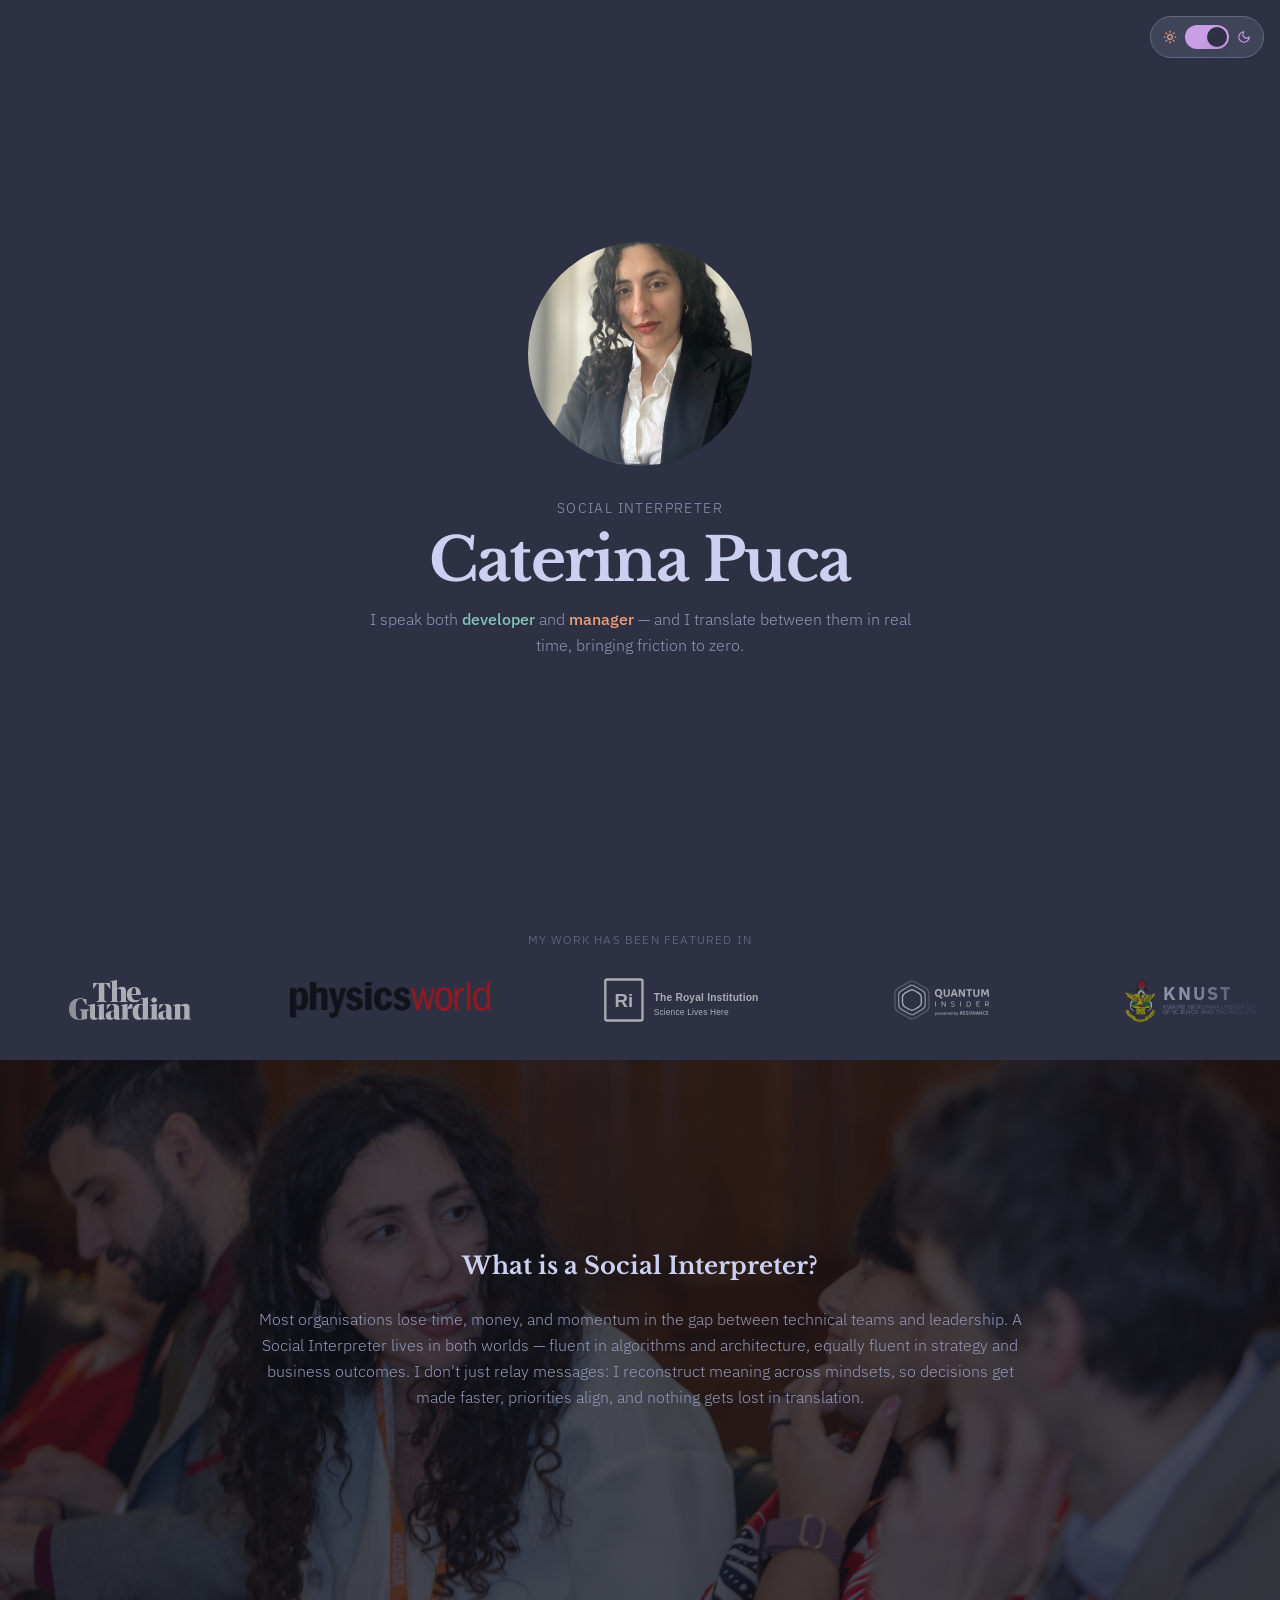
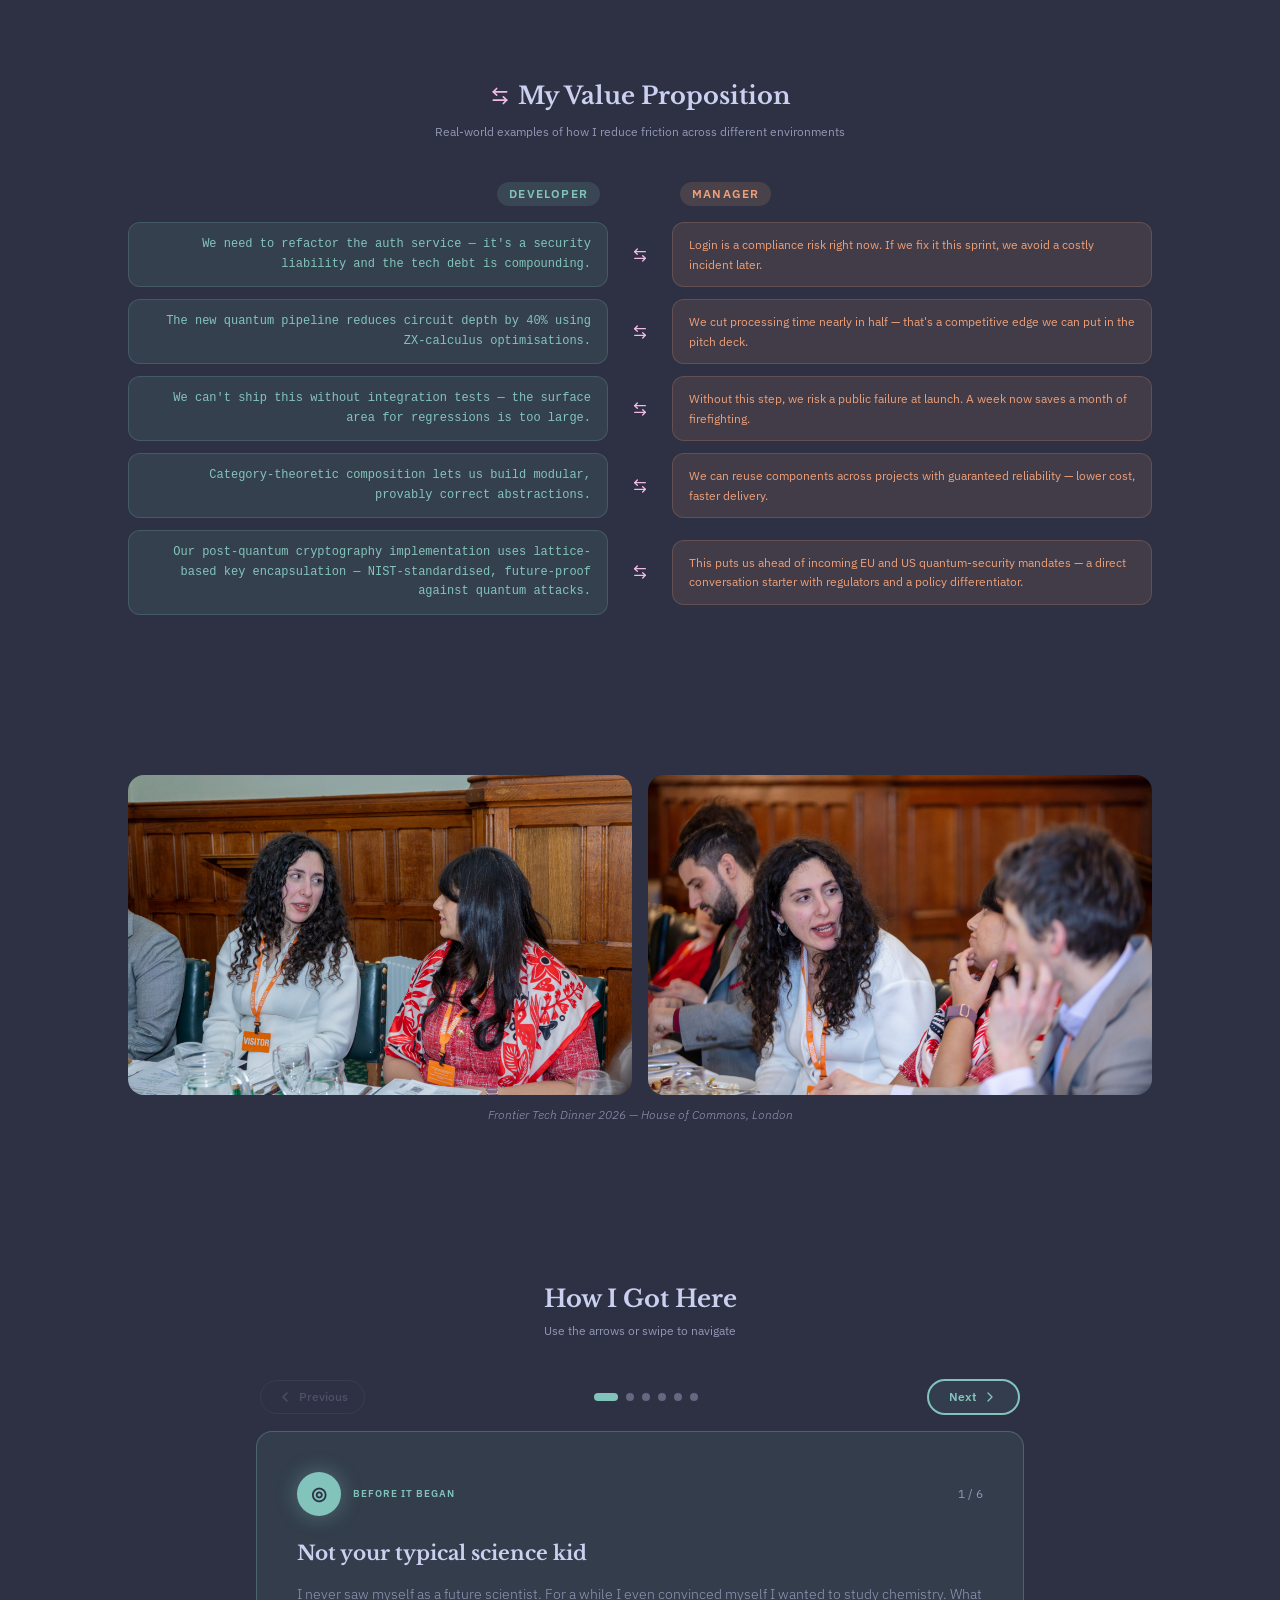
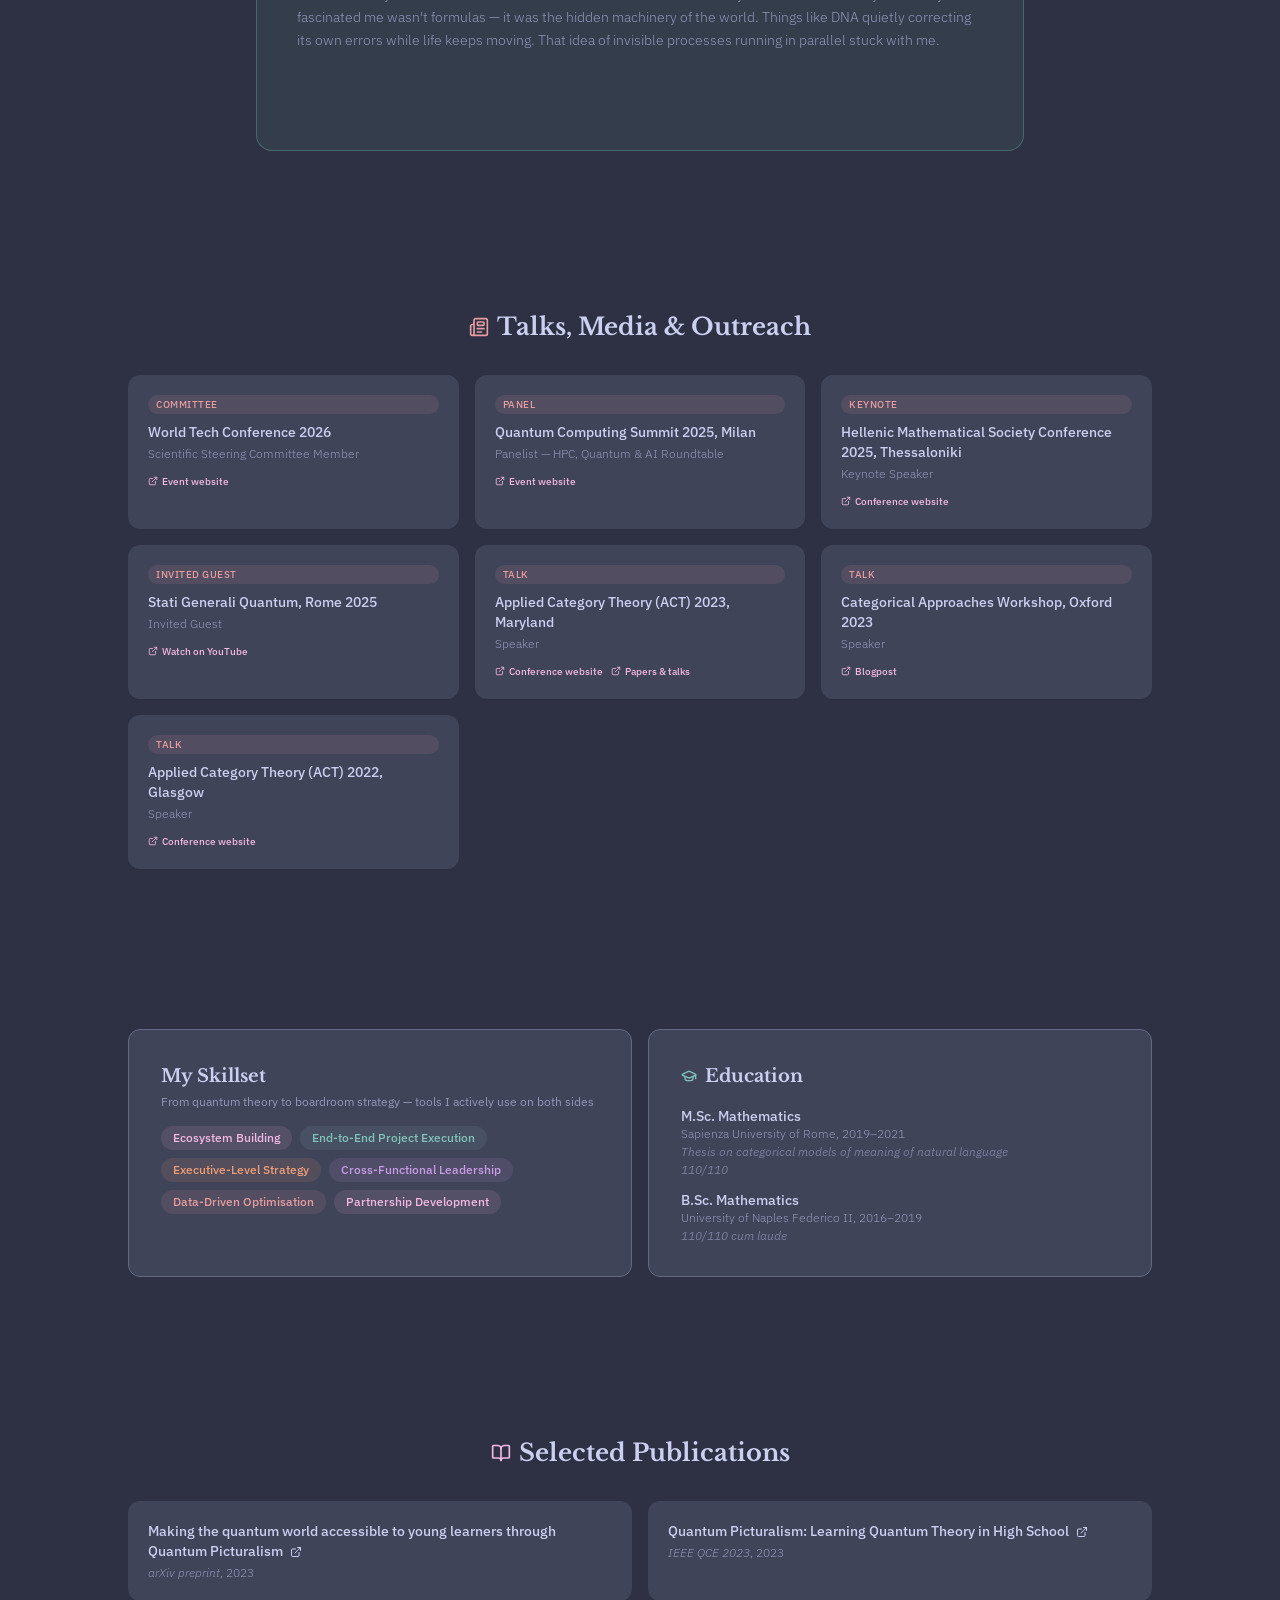
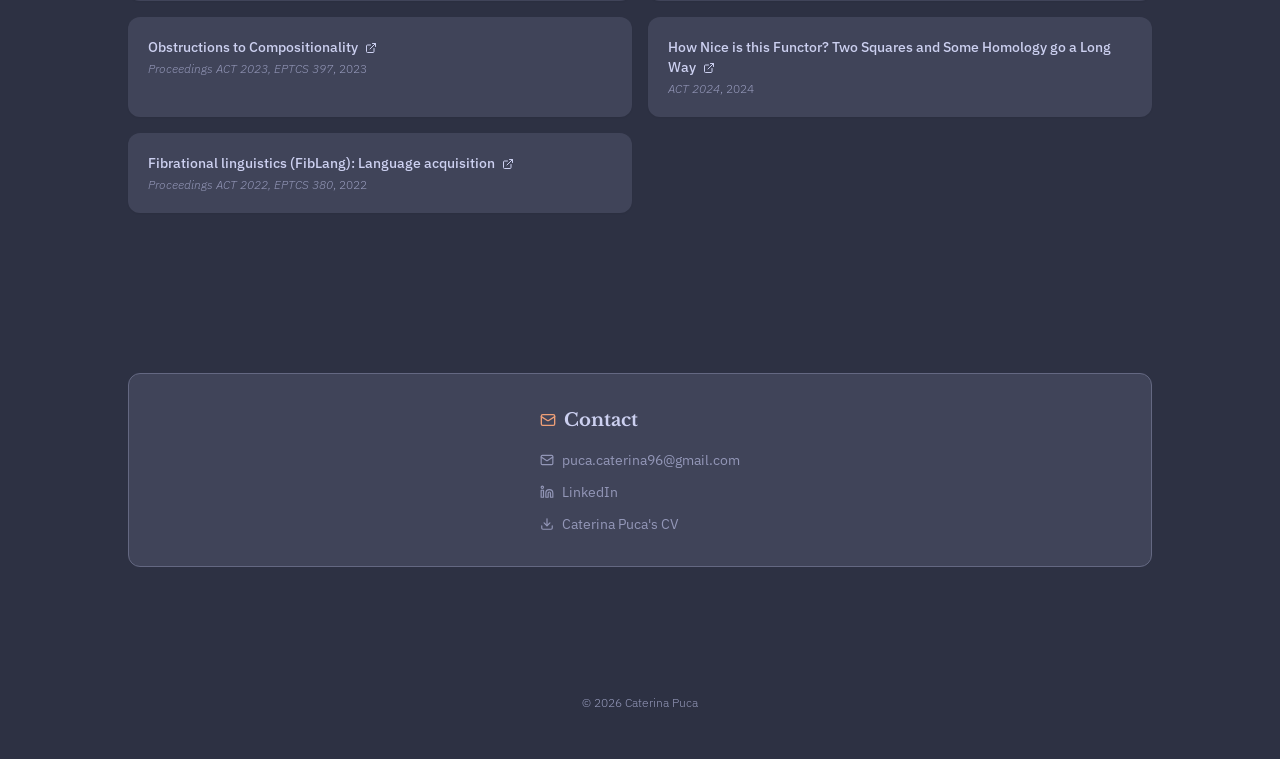
<file: index.html>
<!doctype html>
<html lang="en" class="dark">
  <head>
    <meta charset="UTF-8" />
    <meta name="viewport" content="width=device-width, initial-scale=1.0" />
    <title>Caterina Puca — Personal Website</title>
    <meta name="description" content="Personal landing page for Caterina Puca, a quantum computing expert at the intersection of research and business development.">
    <meta name="author" content="Caterina Puca" />

    <link rel="icon" href="./favicon.ico" sizes="any">

    <meta property="og:type" content="website" />
    <meta name="twitter:card" content="summary" />
    <meta property="og:title" content="Caterina Puca — Personal Website">
    <meta name="twitter:title" content="Caterina Puca — Personal Website">
    <meta property="og:description" content="Personal landing page for Caterina Puca, a quantum computing expert at the intersection of research and business development.">
    <meta name="twitter:description" content="Personal landing page for Caterina Puca, a quantum computing expert at the intersection of research and business development.">
    <meta property="og:image" content="https://storage.googleapis.com/gpt-engineer-file-uploads/attachments/og-images/025ef3f0-0c4f-4c95-a012-aae1dc80f2fe?Expires=1771592517&amp;GoogleAccessId=go-api-on-aws%40gpt-engineer-390607.iam.gserviceaccount.com&amp;Signature=kvaiU8I4X4rcCm4%2F%2B3lfcXgGIV7cuY4%2Fa34Xz0fAgY%2FZyfYTVhTgbKa93uDm02Y0fFCUnSPqsOQVZPFjkePe64UFCz1lh5k9JY8Fnf%2F5suonRcg%2FJQ10PyzCdekDhNlMZdRkdzwou5ZGBbuzY0971HASC0VlnMKqbYwcwCuUnOY9jgbXhqN5wNjQrJDSnk9anmY4852E24wRfNWrLzVZHwonEyXVCX0tJT29azPBf5u02Z%2B2wFwvnJ17KSjn4zTo9LeRRyohIuj%2B1HeDZIrWkI7KtoRRuoF%2FjJVpIXMvBxMyJqAhRQMaTUqm3wQKV75KLbal5GCjd0O6R0mjLH%2BNsw%3D%3D">
    <meta name="twitter:image" content="https://storage.googleapis.com/gpt-engineer-file-uploads/attachments/og-images/025ef3f0-0c4f-4c95-a012-aae1dc80f2fe?Expires=1771592517&amp;GoogleAccessId=go-api-on-aws%40gpt-engineer-390607.iam.gserviceaccount.com&amp;Signature=kvaiU8I4X4rcCm4%2F%2B3lfcXgGIV7cuY4%2Fa34Xz0fAgY%2FZyfYTVhTgbKa93uDm02Y0fFCUnSPqsOQVZPFjkePe64UFCz1lh5k9JY8Fnf%2F5suonRcg%2FJQ10PyzCdekDhNlMZdRkdzwou5ZGBbuzY0971HASC0VlnMKqbYwcwCuUnOY9jgbXhqN5wNjQrJDSnk9anmY4852E24wRfNWrLzVZHwonEyXVCX0tJT29azPBf5u02Z%2B2wFwvnJ17KSjn4zTo9LeRRyohIuj%2B1HeDZIrWkI7KtoRRuoF%2FjJVpIXMvBxMyJqAhRQMaTUqm3wQKV75KLbal5GCjd0O6R0mjLH%2BNsw%3D%3D">

    <!-- Apply the stored theme before first paint so there is no flash. -->
    <script>
      (function () {
        try {
          var stored = localStorage.getItem("theme");
          var dark = stored ? stored === "dark" : true;
          document.documentElement.classList.toggle("dark", dark);
        } catch (e) { /* localStorage unavailable — keep the default dark theme */ }
      })();
    </script>

    <link rel="stylesheet" href="./styles.css">
  </head>

  <body>
    <!-- ══ SVG icon sprite ══ -->
    <svg width="0" height="0" style="position:absolute" aria-hidden="true" focusable="false">
      <defs>
        <g id="i-mail"><rect width="20" height="16" x="2" y="4" rx="2"/><path d="m22 7-8.97 5.7a1.94 1.94 0 0 1-2.06 0L2 7"/></g>
        <g id="i-external-link"><path d="M15 3h6v6"/><path d="M10 14 21 3"/><path d="M18 13v6a2 2 0 0 1-2 2H5a2 2 0 0 1-2-2V8a2 2 0 0 1 2-2h6"/></g>
        <g id="i-book-open"><path d="M12 7v14"/><path d="M3 18a1 1 0 0 1-1-1V4a1 1 0 0 1 1-1h5a4 4 0 0 1 4 4 4 4 0 0 1 4-4h5a1 1 0 0 1 1 1v13a1 1 0 0 1-1 1h-6a3 3 0 0 0-3 3 3 3 0 0 0-3-3z"/></g>
        <g id="i-graduation-cap"><path d="M21.42 10.922a1 1 0 0 0-.019-1.838L12.83 5.18a2 2 0 0 0-1.66 0L2.6 9.08a1 1 0 0 0 0 1.832l8.57 3.908a2 2 0 0 0 1.66 0z"/><path d="M22 10v6"/><path d="M6 12.5V16a6 3 0 0 0 12 0v-3.5"/></g>
        <g id="i-download"><path d="M21 15v4a2 2 0 0 1-2 2H5a2 2 0 0 1-2-2v-4"/><polyline points="7 10 12 15 17 10"/><line x1="12" x2="12" y1="15" y2="3"/></g>
        <g id="i-linkedin"><path d="M16 8a6 6 0 0 1 6 6v7h-4v-7a2 2 0 0 0-2-2 2 2 0 0 0-2 2v7h-4v-7a6 6 0 0 1 6-6z"/><rect width="4" height="12" x="2" y="9"/><circle cx="4" cy="4" r="2"/></g>
        <g id="i-newspaper"><path d="M15 18h-5"/><path d="M18 14h-8"/><path d="M4 22h16a2 2 0 0 0 2-2V4a2 2 0 0 0-2-2H8a2 2 0 0 0-2 2v16a2 2 0 0 1-4 0v-9a2 2 0 0 1 2-2h2"/><rect width="8" height="4" x="10" y="6" rx="1"/></g>
        <g id="i-arrow-left-right"><path d="M8 3 4 7l4 4"/><path d="M4 7h16"/><path d="m16 21 4-4-4-4"/><path d="M20 17H4"/></g>
        <g id="i-moon"><path d="M12 3a6 6 0 0 0 9 9 9 9 0 1 1-9-9Z"/></g>
        <g id="i-sun"><circle cx="12" cy="12" r="4"/><path d="M12 2v2"/><path d="M12 20v2"/><path d="m4.93 4.93 1.41 1.41"/><path d="m17.66 17.66 1.41 1.41"/><path d="M2 12h2"/><path d="M20 12h2"/><path d="m6.34 17.66-1.41 1.41"/><path d="m19.07 4.93-1.41 1.41"/></g>
        <g id="i-chevron-right"><path d="m9 18 6-6-6-6"/></g>
        <g id="i-chevron-left"><path d="m15 18-6-6 6-6"/></g>
        <g id="i-x"><path d="M18 6 6 18"/><path d="m6 6 12 12"/></g>
      </defs>
    </svg>

    <main>
      <!-- ══ THEME TOGGLE ══ -->
      <div class="theme-toggle">
        <svg class="icon icon--md icon-sun" viewBox="0 0 24 24" aria-hidden="true"><use href="#i-sun"/></svg>
        <button type="button" class="switch" id="theme-switch" role="switch" aria-checked="true" aria-label="Toggle day/night mode">
          <span class="switch__thumb"></span>
        </button>
        <svg class="icon icon--md icon-moon" viewBox="0 0 24 24" aria-hidden="true"><use href="#i-moon"/></svg>
      </div>

      <!-- ══ HERO ══ -->
      <div class="hero">
        <div class="hero__inner">
          <div class="hero__photo-wrap">
            <img class="hero__photo" src="./assets/profile-caterina.jpeg" alt="Caterina Puca" width="224" height="224">
          </div>
          <p class="hero__eyebrow">Social Interpreter</p>
          <h1 class="hero__name">Caterina Puca</h1>
          <p class="hero__tagline">
            I speak both <span class="dev">developer</span> and <span class="manager">manager</span> — and I translate between them in real time, bringing friction to zero.
          </p>
        </div>
      </div>

      <!-- Spacer for the fixed hero -->
      <div class="hero-spacer"></div>

      <!-- ══ FEATURED IN — logo marquee ══ -->
      <div class="featured">
        <p class="featured__label">My work has been featured in</p>
        <div class="marquee">
          <div class="marquee__fade marquee__fade--left"></div>
          <div class="marquee__fade marquee__fade--right"></div>
          <div class="marquee__track">
            <!-- copy 1 -->
            <div class="marquee__group">
              <div class="logo-slot logo-slot--themed">
                <img src="./assets/logo-guardian.png" alt="The Guardian" style="max-width:160px;height:40px">
              </div>
              <div class="logo-slot">
                <img src="./assets/logo-physics-world.png" alt="Physics World" style="max-width:200px;height:40px">
              </div>
              <div class="logo-slot logo-slot--themed" style="margin-left:32px">
                <img src="./assets/logo-royal-institution.svg" alt="The Royal Institution" style="max-width:240px;height:56px">
              </div>
              <div class="logo-slot logo-slot--themed">
                <img src="./assets/logo-quantum-insider.svg" alt="The Quantum Insider" style="max-width:220px;height:40px">
              </div>
              <!-- KNUST — crest in full colour, text in theme foreground -->
              <div class="logo-knust">
                <!-- Clip to show only the crest (left ~38% of the PNG) -->
                <div class="logo-knust__crest"><img src="./assets/logo-knust.png" alt=""></div>
                <div class="logo-knust__text">
                  <div class="logo-knust__name">KNUST</div>
                  <div class="logo-knust__sub logo-knust__sub--first">KWAME NKRUMAH UNIVERSITY</div>
                  <div class="logo-knust__sub">OF SCIENCE AND TECHNOLOGY</div>
                </div>
              </div>
            </div>
            <!-- copy 2 (duplicate, keeps the marquee seamless) -->
            <div class="marquee__group" aria-hidden="true">
              <div class="logo-slot logo-slot--themed">
                <img src="./assets/logo-guardian.png" alt="" style="max-width:160px;height:40px">
              </div>
              <div class="logo-slot">
                <img src="./assets/logo-physics-world.png" alt="" style="max-width:200px;height:40px">
              </div>
              <div class="logo-slot logo-slot--themed" style="margin-left:32px">
                <img src="./assets/logo-royal-institution.svg" alt="" style="max-width:240px;height:56px">
              </div>
              <div class="logo-slot logo-slot--themed">
                <img src="./assets/logo-quantum-insider.svg" alt="" style="max-width:220px;height:40px">
              </div>
              <div class="logo-knust">
                <div class="logo-knust__crest"><img src="./assets/logo-knust.png" alt=""></div>
                <div class="logo-knust__text">
                  <div class="logo-knust__name">KNUST</div>
                  <div class="logo-knust__sub logo-knust__sub--first">KWAME NKRUMAH UNIVERSITY</div>
                  <div class="logo-knust__sub">OF SCIENCE AND TECHNOLOGY</div>
                </div>
              </div>
            </div>
          </div>
        </div>
      </div>

      <!-- ══ WHAT IS A SOCIAL INTERPRETER ══ -->
      <div class="section section--image">
        <div class="section__bg" style="background-image:url('./assets/frontier-dinner-2.jpg')"></div>
        <div class="section__overlay"></div>
        <div class="section__inner">
          <div class="fade-in">
            <section class="intro">
              <h2>What is a Social Interpreter?</h2>
              <p>
                Most organisations lose time, money, and momentum in the gap between technical teams and leadership. A Social Interpreter lives in both worlds — fluent in algorithms and architecture, equally fluent in strategy and business outcomes. I don't just relay messages: I reconstruct meaning across mindsets, so decisions get made faster, priorities align, and nothing gets lost in translation.
              </p>
            </section>
          </div>
        </div>
      </div>

      <!-- ══ THE TRANSLATION TABLE ══ -->
      <div class="section">
        <div class="section__inner">
          <section>
            <div class="fade-in">
              <div class="section-heading value-heading">
                <svg class="icon icon--lg" viewBox="0 0 24 24" aria-hidden="true"><use href="#i-arrow-left-right"/></svg>
                <h2>My Value Proposition</h2>
              </div>
              <p class="value-sub">Real-world examples of how I reduce friction across different environments</p>
            </div>

            <!-- Column headers -->
            <div class="fade-in">
              <div class="translation-grid translation-heads">
                <div class="translation-heads__left"><span class="pill pill--dev">Developer</span></div>
                <div class="translation-heads__gap"></div>
                <div><span class="pill pill--manager">Manager</span></div>
              </div>
            </div>

            <div class="translation-rows">
              <div class="fade-in" style="transition-delay:80ms">
                <div class="translation-grid">
                  <div class="translation-cell translation-cell--dev"><p>We need to refactor the auth service — it's a security liability and the tech debt is compounding.</p></div>
                  <div class="translation-arrow"><svg class="icon icon--base" viewBox="0 0 24 24" aria-hidden="true"><use href="#i-arrow-left-right"/></svg></div>
                  <div class="translation-cell translation-cell--manager"><p>Login is a compliance risk right now. If we fix it this sprint, we avoid a costly incident later.</p></div>
                </div>
              </div>
              <div class="fade-in" style="transition-delay:160ms">
                <div class="translation-grid">
                  <div class="translation-cell translation-cell--dev"><p>The new quantum pipeline reduces circuit depth by 40% using ZX-calculus optimisations.</p></div>
                  <div class="translation-arrow"><svg class="icon icon--base" viewBox="0 0 24 24" aria-hidden="true"><use href="#i-arrow-left-right"/></svg></div>
                  <div class="translation-cell translation-cell--manager"><p>We cut processing time nearly in half — that's a competitive edge we can put in the pitch deck.</p></div>
                </div>
              </div>
              <div class="fade-in" style="transition-delay:240ms">
                <div class="translation-grid">
                  <div class="translation-cell translation-cell--dev"><p>We can't ship this without integration tests — the surface area for regressions is too large.</p></div>
                  <div class="translation-arrow"><svg class="icon icon--base" viewBox="0 0 24 24" aria-hidden="true"><use href="#i-arrow-left-right"/></svg></div>
                  <div class="translation-cell translation-cell--manager"><p>Without this step, we risk a public failure at launch. A week now saves a month of firefighting.</p></div>
                </div>
              </div>
              <div class="fade-in" style="transition-delay:320ms">
                <div class="translation-grid">
                  <div class="translation-cell translation-cell--dev"><p>Category-theoretic composition lets us build modular, provably correct abstractions.</p></div>
                  <div class="translation-arrow"><svg class="icon icon--base" viewBox="0 0 24 24" aria-hidden="true"><use href="#i-arrow-left-right"/></svg></div>
                  <div class="translation-cell translation-cell--manager"><p>We can reuse components across projects with guaranteed reliability — lower cost, faster delivery.</p></div>
                </div>
              </div>
              <div class="fade-in" style="transition-delay:400ms">
                <div class="translation-grid">
                  <div class="translation-cell translation-cell--dev"><p>Our post-quantum cryptography implementation uses lattice-based key encapsulation — NIST-standardised, future-proof against quantum attacks.</p></div>
                  <div class="translation-arrow"><svg class="icon icon--base" viewBox="0 0 24 24" aria-hidden="true"><use href="#i-arrow-left-right"/></svg></div>
                  <div class="translation-cell translation-cell--manager"><p>This puts us ahead of incoming EU and US quantum-security mandates — a direct conversation starter with regulators and a policy differentiator.</p></div>
                </div>
              </div>
            </div>
          </section>
        </div>
      </div>

      <!-- ══ PHOTOS ══ -->
      <div class="section">
        <div class="section__inner">
          <section>
            <div class="grid-2">
              <div class="fade-in" style="transition-delay:100ms">
                <div class="photo-frame">
                  <img src="./assets/frontier-dinner-1.jpg" alt="Caterina Puca at the Frontier Tech Dinner" loading="lazy">
                </div>
              </div>
              <div class="fade-in" style="transition-delay:200ms">
                <div class="photo-frame">
                  <img src="./assets/frontier-dinner-2.jpg" alt="Caterina Puca leading a discussion at the Frontier Tech Dinner" loading="lazy">
                </div>
              </div>
            </div>
            <p class="photo-caption">Frontier Tech Dinner 2026 — House of Commons, London</p>
          </section>
        </div>
      </div>

      <!-- ══ ORIGIN STORY ══ -->
      <div class="section">
        <div class="section__inner">
          <section class="origin">
            <div class="fade-in">
              <div class="origin__header">
                <h2>How I Got Here</h2>
                <p class="origin__hint">Use the arrows or swipe to navigate</p>
              </div>
            </div>

            <!-- Card area -->
            <div class="origin__stage acc-teal" id="origin-stage">
              <!-- Navigation row — above the card -->
              <div class="origin__nav">
                <button type="button" class="origin__btn origin__btn--prev" id="origin-prev" disabled>
                  <svg class="icon icon--base" viewBox="0 0 24 24" aria-hidden="true"><use href="#i-chevron-left"/></svg>
                  Previous
                </button>

                <!-- Progress dots -->
                <div class="origin__dots" id="origin-dots">
                  <button type="button" class="origin__dot acc-teal is-current"  data-index="0" aria-label="Go to Before it began"></button>
                  <button type="button" class="origin__dot acc-primary"          data-index="1" aria-label="Go to Day one"></button>
                  <button type="button" class="origin__dot acc-primary"          data-index="2" aria-label="Go to Going deeper"></button>
                  <button type="button" class="origin__dot acc-warm"             data-index="3" aria-label="Go to The pattern I noticed"></button>
                  <button type="button" class="origin__dot acc-rose"             data-index="4" aria-label="Go to The shift"></button>
                  <button type="button" class="origin__dot acc-accent"           data-index="5" aria-label="Go to Today"></button>
                </div>

                <!-- Next / finish -->
                <button type="button" class="origin__btn origin__btn--next" id="origin-next">
                  Next
                  <svg class="icon icon--base" viewBox="0 0 24 24" aria-hidden="true"><use href="#i-chevron-right"/></svg>
                </button>
                <span class="origin__done" id="origin-done" hidden>That&apos;s the story ✦</span>
              </div>

              <!-- Cards — fixed min-height so buttons never shift -->
              <div class="origin__card acc-teal" data-step="0">
                <div class="origin__card-top">
                  <div class="origin__icon">◎</div>
                  <span class="origin__tag">Before it began</span>
                  <span class="origin__counter">1 / 6</span>
                </div>
                <h3 class="origin__title">Not your typical science kid</h3>
                <p class="origin__body">I never saw myself as a future scientist. For a while I even convinced myself I wanted to study chemistry. What fascinated me wasn't formulas — it was the hidden machinery of the world. Things like DNA quietly correcting its own errors while life keeps moving. That idea of invisible processes running in parallel stuck with me.</p>
              </div>

              <div class="origin__card acc-primary" data-step="1" hidden>
                <div class="origin__card-top">
                  <div class="origin__icon">∑</div>
                  <span class="origin__tag">Day one</span>
                  <span class="origin__counter">2 / 6</span>
                </div>
                <h3 class="origin__title">The axioms of the real numbers</h3>
                <div class="origin__hook">
                  <p>Then, on my first day at university, something unexpected caught my eye.</p>
                </div>
                <p class="origin__body">I suddenly realised mathematics wasn't really about numbers at all — it was about structure. The rules themselves could be defined, reshaped, and explored. Numbers behaved the way they did because of the system behind them. I wasn't interested in calculating; I was fascinated by the architecture underneath.</p>
              </div>

              <div class="origin__card acc-primary" data-step="2" hidden>
                <div class="origin__card-top">
                  <div class="origin__icon">∘</div>
                  <span class="origin__tag">Going deeper</span>
                  <span class="origin__counter">3 / 6</span>
                </div>
                <h3 class="origin__title">Increasingly meta</h3>
                <p class="origin__body">That curiosity carried me into pure mathematics and toward increasingly "meta" questions — how ideas connect, organise, and scale. By the end of my master's — a little burnt out but still curious — I wanted to experience life as a researcher and see how far this structural lens could go.</p>
              </div>

              <div class="origin__card acc-warm" data-step="3" hidden>
                <div class="origin__card-top">
                  <div class="origin__icon">⚠</div>
                  <span class="origin__tag">The pattern I noticed</span>
                  <span class="origin__counter">4 / 6</span>
                </div>
                <h3 class="origin__title">The gap nobody talks about</h3>
                <p class="origin__body">Research taught me something important: what feels deeply relevant inside a niche is often invisible to the rest of the world. That's not a flaw — unique and peculiar interests are exactly what draw people into research. But in professional environments, this gap creates real friction. Many problems didn't come from technical difficulty itself, but from a detachment between what researchers see as important and what organisations actually need.</p>
              </div>

              <div class="origin__card acc-rose" data-step="4" hidden>
                <div class="origin__card-top">
                  <div class="origin__icon">⚛</div>
                  <span class="origin__tag">The shift</span>
                  <span class="origin__counter">5 / 6</span>
                </div>
                <h3 class="origin__title">From structure in systems to structure between people</h3>
                <p class="origin__body">I became interested not only in structure within systems, but in structuring understanding between people — translating between technical and non-technical perspectives, and between innovation and the environments where it needs to land. That pulled me beyond academia into deep-tech, starting in the quantum sector and evolving into strategic and ecosystem roles.</p>
              </div>

              <div class="origin__card acc-accent" data-step="5" hidden>
                <div class="origin__card-top">
                  <div class="origin__icon">↔</div>
                  <span class="origin__tag">Today</span>
                  <span class="origin__counter">6 / 6</span>
                </div>
                <h3 class="origin__title">Same motivation, different scale</h3>
                <p class="origin__body">I still follow the same instinct that first drew me to mathematics: finding the structure underneath complexity — and translating it into shared understanding, aligned stakeholders, and decisions that actually move things forward.</p>
              </div>
            </div>
          </section>
        </div>
      </div>

      <!-- ══ TALKS, MEDIA & OUTREACH ══ -->
      <div class="section">
        <div class="section__inner">
          <section>
            <div class="fade-in">
              <div class="section-heading talks-heading">
                <svg class="icon icon--lg" viewBox="0 0 24 24" aria-hidden="true"><use href="#i-newspaper"/></svg>
                <h2>Talks, Media &amp; Outreach</h2>
              </div>
            </div>
            <div class="grid-3">
              <div class="fade-in">
                <div class="card card--flex">
                  <span class="talk__type">Committee</span>
                  <p class="talk__event">World Tech Conference 2026</p>
                  <p class="talk__role">Scientific Steering Committee Member</p>
                  <div class="talk__links">
                    <a class="talk__link" href="https://worldtechconference.ai/" target="_blank" rel="noopener noreferrer">
                      <svg class="icon icon--xs" viewBox="0 0 24 24" aria-hidden="true"><use href="#i-external-link"/></svg>Event website
                    </a>
                  </div>
                </div>
              </div>
              <div class="fade-in" style="transition-delay:80ms">
                <div class="card card--flex">
                  <span class="talk__type">Panel</span>
                  <p class="talk__event">Quantum Computing Summit 2025, Milan</p>
                  <p class="talk__role">Panelist — HPC, Quantum &amp; AI Roundtable</p>
                  <div class="talk__links">
                    <a class="talk__link" href="https://www.theinnovationgroup.it/events/" target="_blank" rel="noopener noreferrer">
                      <svg class="icon icon--xs" viewBox="0 0 24 24" aria-hidden="true"><use href="#i-external-link"/></svg>Event website
                    </a>
                  </div>
                </div>
              </div>
              <div class="fade-in" style="transition-delay:160ms">
                <div class="card card--flex">
                  <span class="talk__type">Keynote</span>
                  <p class="talk__event">Hellenic Mathematical Society Conference 2025, Thessaloniki</p>
                  <p class="talk__role">Keynote Speaker</p>
                  <div class="talk__links">
                    <a class="talk__link" href="https://15math2025.blogspot.com/p/2025.html" target="_blank" rel="noopener noreferrer">
                      <svg class="icon icon--xs" viewBox="0 0 24 24" aria-hidden="true"><use href="#i-external-link"/></svg>Conference website
                    </a>
                  </div>
                </div>
              </div>
              <div class="fade-in" style="transition-delay:240ms">
                <div class="card card--flex">
                  <span class="talk__type">Invited Guest</span>
                  <p class="talk__event">Stati Generali Quantum, Rome 2025</p>
                  <p class="talk__role">Invited Guest</p>
                  <div class="talk__links">
                    <a class="talk__link" href="https://www.youtube.com/watch?v=3UOjOiP-P5I" target="_blank" rel="noopener noreferrer">
                      <svg class="icon icon--xs" viewBox="0 0 24 24" aria-hidden="true"><use href="#i-external-link"/></svg>Watch on YouTube
                    </a>
                  </div>
                </div>
              </div>
              <div class="fade-in" style="transition-delay:320ms">
                <div class="card card--flex">
                  <span class="talk__type">Talk</span>
                  <p class="talk__event">Applied Category Theory (ACT) 2023, Maryland</p>
                  <p class="talk__role">Speaker</p>
                  <div class="talk__links">
                    <a class="talk__link" href="https://act2023.github.io/" target="_blank" rel="noopener noreferrer">
                      <svg class="icon icon--xs" viewBox="0 0 24 24" aria-hidden="true"><use href="#i-external-link"/></svg>Conference website
                    </a>
                    <a class="talk__link" href="https://act2023.github.io/papers.html" target="_blank" rel="noopener noreferrer">
                      <svg class="icon icon--xs" viewBox="0 0 24 24" aria-hidden="true"><use href="#i-external-link"/></svg>Papers &amp; talks
                    </a>
                  </div>
                </div>
              </div>
              <div class="fade-in" style="transition-delay:400ms">
                <div class="card card--flex">
                  <span class="talk__type">Talk</span>
                  <p class="talk__event">Categorical Approaches Workshop, Oxford 2023</p>
                  <p class="talk__role">Speaker</p>
                  <div class="talk__links">
                    <a class="talk__link" href="https://bmbumpus.com/2023/12/08/how-naive-dynamic-programming-can-fail-initiating-a-systematic-study-of-obstructions-to-algorithmic-compositionality-through-the-lens-of-cohomology/" target="_blank" rel="noopener noreferrer">
                      <svg class="icon icon--xs" viewBox="0 0 24 24" aria-hidden="true"><use href="#i-external-link"/></svg>Blogpost
                    </a>
                  </div>
                </div>
              </div>
              <div class="fade-in" style="transition-delay:480ms">
                <div class="card card--flex">
                  <span class="talk__type">Talk</span>
                  <p class="talk__event">Applied Category Theory (ACT) 2022, Glasgow</p>
                  <p class="talk__role">Speaker</p>
                  <div class="talk__links">
                    <a class="talk__link" href="https://msp.cis.strath.ac.uk/act2022/" target="_blank" rel="noopener noreferrer">
                      <svg class="icon icon--xs" viewBox="0 0 24 24" aria-hidden="true"><use href="#i-external-link"/></svg>Conference website
                    </a>
                  </div>
                </div>
              </div>
            </div>
          </section>
        </div>
      </div>

      <!-- ══ SKILLS + EDUCATION ══ -->
      <div class="section">
        <div class="section__inner">
          <section class="grid-2">
            <div class="fade-in">
              <div class="panel">
                <h2 class="skills__title">My Skillset</h2>
                <p class="skills__sub">From quantum theory to boardroom strategy — tools I actively use on both sides</p>
                <div class="skills__tags">
                  <span class="tag tag--accent">Ecosystem Building</span>
                  <span class="tag tag--teal">End-to-End Project Execution</span>
                  <span class="tag tag--warm">Executive-Level Strategy</span>
                  <span class="tag tag--primary">Cross-Functional Leadership</span>
                  <span class="tag tag--rose">Data-Driven Optimisation</span>
                  <span class="tag tag--accent">Partnership Development</span>
                </div>
              </div>
            </div>
            <div class="fade-in" style="transition-delay:100ms">
              <div class="panel">
                <div class="edu__header">
                  <svg class="icon icon--base" viewBox="0 0 24 24" aria-hidden="true"><use href="#i-graduation-cap"/></svg>
                  <h2>Education</h2>
                </div>
                <div class="edu__list">
                  <div>
                    <p class="edu__degree">M.Sc. Mathematics</p>
                    <p class="edu__institution">Sapienza University of Rome, 2019–2021</p>
                    <p class="edu__note">Thesis on categorical models of meaning of natural language</p>
                    <p class="edu__note">110/110</p>
                  </div>
                  <div>
                    <p class="edu__degree">B.Sc. Mathematics</p>
                    <p class="edu__institution">University of Naples Federico II, 2016–2019</p>
                    <p class="edu__note">110/110 cum laude</p>
                  </div>
                </div>
              </div>
            </div>
          </section>
        </div>
      </div>

      <!-- ══ PUBLICATIONS ══ -->
      <div class="section">
        <div class="section__inner">
          <section>
            <div class="fade-in">
              <div class="section-heading pubs-heading">
                <svg class="icon icon--lg" viewBox="0 0 24 24" aria-hidden="true"><use href="#i-book-open"/></svg>
                <h2>Selected Publications</h2>
              </div>
            </div>
            <div class="grid-2">
              <div class="fade-in">
                <div class="card">
                  <p class="pub__title">
                    <a href="https://doi.org/10.48550/arXiv.2504.01013" target="_blank" rel="noopener noreferrer">Making the quantum world accessible to young learners through Quantum Picturalism <svg class="icon icon--sm" viewBox="0 0 24 24" aria-hidden="true"><use href="#i-external-link"/></svg></a>
                  </p>
                  <p class="pub__venue"><em>arXiv preprint</em>, 2023</p>
                </div>
              </div>
              <div class="fade-in" style="transition-delay:80ms">
                <div class="card">
                  <p class="pub__title">
                    <a href="https://doi.org/10.1109/QCE57702.2023.20321" target="_blank" rel="noopener noreferrer">Quantum Picturalism: Learning Quantum Theory in High School <svg class="icon icon--sm" viewBox="0 0 24 24" aria-hidden="true"><use href="#i-external-link"/></svg></a>
                  </p>
                  <p class="pub__venue"><em>IEEE QCE 2023</em>, 2023</p>
                </div>
              </div>
              <div class="fade-in" style="transition-delay:160ms">
                <div class="card">
                  <p class="pub__title">
                    <a href="https://doi.org/10.4204/EPTCS.397.14" target="_blank" rel="noopener noreferrer">Obstructions to Compositionality <svg class="icon icon--sm" viewBox="0 0 24 24" aria-hidden="true"><use href="#i-external-link"/></svg></a>
                  </p>
                  <p class="pub__venue"><em>Proceedings ACT 2023, EPTCS 397</em>, 2023</p>
                </div>
              </div>
              <div class="fade-in" style="transition-delay:240ms">
                <div class="card">
                  <p class="pub__title">
                    <a href="https://oxford24.github.io/assets/act-papers/20_how_nice_is_this_functor_two_s.pdf" target="_blank" rel="noopener noreferrer">How Nice is this Functor? Two Squares and Some Homology go a Long Way <svg class="icon icon--sm" viewBox="0 0 24 24" aria-hidden="true"><use href="#i-external-link"/></svg></a>
                  </p>
                  <p class="pub__venue"><em>ACT 2024</em>, 2024</p>
                </div>
              </div>
              <div class="fade-in" style="transition-delay:320ms">
                <div class="card">
                  <p class="pub__title">
                    <a href="https://doi.org/10.4204/EPTCS.380.13" target="_blank" rel="noopener noreferrer">Fibrational linguistics (FibLang): Language acquisition <svg class="icon icon--sm" viewBox="0 0 24 24" aria-hidden="true"><use href="#i-external-link"/></svg></a>
                  </p>
                  <p class="pub__venue"><em>Proceedings ACT 2022, EPTCS 380</em>, 2022</p>
                </div>
              </div>
            </div>
          </section>
        </div>
      </div>

      <!-- ══ CONTACT ══ -->
      <div class="contact">
        <div class="contact__card">
          <div class="fade-in">
            <div>
              <div class="contact__header">
                <svg class="icon icon--base" viewBox="0 0 24 24" aria-hidden="true"><use href="#i-mail"/></svg>
                <h2>Contact</h2>
              </div>
              <div class="contact__links">
                <a class="contact__link" href="mailto:puca.caterina96@gmail.com">
                  <svg class="icon icon--md" viewBox="0 0 24 24" aria-hidden="true"><use href="#i-mail"/></svg>
                  puca.caterina96@gmail.com
                </a>
                <a class="contact__link" href="https://www.linkedin.com/in/caterina-puca-593a42202" target="_blank" rel="noopener noreferrer">
                  <svg class="icon icon--md" viewBox="0 0 24 24" aria-hidden="true"><use href="#i-linkedin"/></svg>
                  LinkedIn
                </a>
                <a class="contact__link" id="cv-link" href="./CV_Puca.pdf" download>
                  <svg class="icon icon--md" viewBox="0 0 24 24" aria-hidden="true"><use href="#i-download"/></svg>
                  Caterina Puca's CV
                </a>
              </div>
            </div>
          </div>
        </div>
      </div>

      <!-- ══ FOOTER ══ -->
      <div class="site-footer">
        <footer>
          <p>© <span id="year">2026</span> Caterina Puca</p>
        </footer>
      </div>
    </main>

    <!-- ══ TOAST VIEWPORT ══ -->
    <div class="toast-viewport" id="toast-viewport"></div>

    <script src="./main.js"></script>
  </body>
</html>
</file>
<file: styles.css>
@import url('https://fonts.googleapis.com/css2?family=Libre+Baskerville:ital,wght@0,400;0,700;1,400&family=IBM+Plex+Sans:wght@300;400;500;600;900&display=swap');

/* ==========================================================================
   Design tokens
   ========================================================================== */

/* ── Catppuccin Latte (day / light) ── */
:root {
  /* Base: #eff1f5  Mantle: #e6e9ef  Crust: #dce0e8 */
  --background: 220 23% 95%;
  --foreground: 234 16% 35%;

  /* Surface0: #ccd0da */
  --card: 228 11% 91%;
  --card-foreground: 234 16% 35%;

  --popover: 228 11% 91%;
  --popover-foreground: 234 16% 35%;

  /* Mauve: #8839ef */
  --primary: 266 85% 58%;
  --primary-foreground: 220 23% 95%;

  /* Surface1: #bcc0cc */
  --secondary: 228 9% 82%;
  --secondary-foreground: 234 16% 35%;

  /* Surface0: #ccd0da */
  --muted: 228 11% 85%;
  /* Subtext0: #6c6f85 */
  --muted-foreground: 233 11% 48%;

  /* Pink: #ea76cb */
  --accent: 316 71% 68%;
  --accent-foreground: 220 23% 95%;

  --destructive: 347 87% 44%;
  --destructive-foreground: 220 23% 95%;

  /* Surface2: #acb0be */
  --border: 228 8% 72%;
  --input: 228 9% 82%;
  --ring: 266 85% 58%;

  --radius: 0.5rem;

  /* Peach: #fe640b — warm/manager */
  --warm: 22 99% 52%;
  --warm-foreground: 220 23% 95%;
  /* Teal: #179299 — dev/technical */
  --teal: 183 71% 35%;
  --teal-foreground: 220 23% 95%;
  /* Maroon: #e64553 — rose */
  --rose: 354 70% 59%;
  --rose-foreground: 220 23% 95%;

  /* Crust overlay for bg-image sections */
  --overlay: 220 17% 10%;
  /* Base (#eff1f5) — lightest Latte tone, used as text on dark overlays */
  --overlay-foreground: 220 23% 95%;
  --overlay-foreground-muted: 220 15% 78%;

  /* Latte: logos are dark on light bg — invert to match foreground colour */
  --logo-filter: brightness(0) saturate(100%) invert(20%) sepia(10%) saturate(800%) hue-rotate(200deg) brightness(0.4);
}

/* ── Catppuccin Frappé (night / dark) ── */
.dark {
  /* Base: #303446  Mantle: #292c3c  Crust: #232634 */
  --background: 230 20% 22%;
  --foreground: 233 55% 87%;

  /* Surface0: #414559 */
  --card: 232 16% 30%;
  --card-foreground: 233 55% 87%;

  --popover: 232 16% 30%;
  --popover-foreground: 233 55% 87%;

  /* Mauve: #ca9ee6 */
  --primary: 277 60% 76%;
  --primary-foreground: 230 20% 22%;

  /* Surface1: #51576d */
  --secondary: 231 15% 38%;
  --secondary-foreground: 233 35% 80%;

  /* Surface0: #414559 */
  --muted: 232 16% 30%;
  /* Overlay2: #949cbb */
  --muted-foreground: 233 21% 65%;

  /* Pink: #f4b8e4 */
  --accent: 316 72% 84%;
  --accent-foreground: 230 20% 22%;

  --destructive: 357 68% 72%;
  --destructive-foreground: 230 20% 22%;

  /* Surface2: #626880 */
  --border: 231 13% 45%;
  --input: 231 15% 38%;
  --ring: 277 60% 76%;

  /* Peach: #ef9f76 — warm/manager */
  --warm: 20 78% 70%;
  --warm-foreground: 230 20% 22%;
  /* Teal: #81c8be — dev/technical */
  --teal: 172 36% 64%;
  --teal-foreground: 230 20% 22%;
  /* Maroon: #ea999c — rose */
  --rose: 358 60% 76%;
  --rose-foreground: 230 20% 22%;

  /* Crust overlay for bg-image sections */
  --overlay: 230 20% 8%;
  /* Text (#c6d0f5) — Frappé foreground, naturally light */
  --overlay-foreground: 233 55% 87%;
  --overlay-foreground-muted: 233 21% 65%;

  /* Frappé: logos should appear light on dark bg */
  --logo-filter: brightness(0) saturate(100%) invert(90%) sepia(10%) saturate(400%) hue-rotate(200deg) brightness(1.1);
}

/* ==========================================================================
   Reset (Tailwind preflight, trimmed to what this page uses)
   ========================================================================== */

*,
*::before,
*::after {
  box-sizing: border-box;
  border: 0 solid hsl(var(--border));
  margin: 0;
  padding: 0;
}

html {
  -webkit-text-size-adjust: 100%;
  font-family: 'IBM Plex Sans', sans-serif;
  line-height: 1.5;
}

body {
  background-color: hsl(var(--background));
  color: hsl(var(--foreground));
  font-family: 'IBM Plex Sans', sans-serif;
  line-height: inherit;
  -webkit-font-smoothing: antialiased;
  -moz-osx-font-smoothing: grayscale;
}

h1, h2, h3, h4, h5, h6 {
  font-family: 'Libre Baskerville', serif;
  font-size: inherit;
  font-weight: inherit;
}

a {
  color: inherit;
  text-decoration: inherit;
}

img, svg {
  display: block;
  vertical-align: middle;
  max-width: 100%;
  height: auto;
}

svg {
  flex-shrink: 0;
}

button {
  font-family: inherit;
  font-size: 100%;
  font-weight: inherit;
  line-height: inherit;
  color: inherit;
  background-color: transparent;
  background-image: none;
  text-transform: none;
  cursor: pointer;
}

button:disabled {
  cursor: not-allowed;
}

[hidden] {
  display: none !important;
}

/* ==========================================================================
   Shared primitives
   ========================================================================== */

.fade-in {
  opacity: 0;
  transform: translateY(2rem);
  transition: all 700ms cubic-bezier(0, 0, 0.2, 1);
}

.fade-in.is-visible {
  opacity: 1;
  transform: translateY(0);
}

@media (prefers-reduced-motion: reduce) {
  .fade-in { transition-duration: 1ms; }
}

.icon {
  width: 24px;
  height: 24px;
  fill: none;
  stroke: currentColor;
  stroke-width: 2;
  stroke-linecap: round;
  stroke-linejoin: round;
}

.icon--xs   { width: 0.625rem; height: 0.625rem; }  /* h-2.5 */
.icon--sm   { width: 0.75rem;  height: 0.75rem;  }  /* h-3   */
.icon--md   { width: 0.875rem; height: 0.875rem; }  /* h-3.5 */
.icon--base { width: 1rem;     height: 1rem;     }  /* h-4   */
.icon--lg   { width: 1.25rem;  height: 1.25rem;  }  /* h-5   */

.section {
  position: relative;
  display: flex;
  align-items: center;
  justify-content: center;
  padding: 5rem 1rem;
  background-color: hsl(var(--background));
  overflow: hidden;
}

.section--image {
  min-height: 60vh;
}

.section__bg {
  position: absolute;
  inset: 0;
  z-index: 0;
  background-size: cover;
  background-position: center;
  transform: scale(1.05);
}

.section__overlay {
  position: absolute;
  inset: 0;
  z-index: 0;
  background-color: hsl(var(--overlay) / 0.75);
}

.section__inner {
  position: relative;
  z-index: 10;
  margin: 0 auto;
  width: 100%;
  max-width: 64rem;
}

/* Heading used at the top of most sections */
.section-heading {
  display: flex;
  align-items: center;
  justify-content: center;
  gap: 0.5rem;
}

.section-heading h2 {
  font-size: 1.5rem;
  line-height: 2rem;
  font-weight: 700;
  color: hsl(var(--foreground));
}

/* Cards shared by the talks / publications grids */
.card {
  border-radius: 0.75rem;
  background-color: hsl(var(--card));
  padding: 1.25rem;
  box-shadow: 0 1px 2px 0 rgb(0 0 0 / 0.05);
  transition: box-shadow 150ms cubic-bezier(0.4, 0, 0.2, 1);
  height: 100%;
}

.card:hover {
  box-shadow: 0 10px 15px -3px rgb(0 0 0 / 0.1), 0 4px 6px -4px rgb(0 0 0 / 0.1);
}

.panel {
  border-radius: 0.75rem;
  border: 1px solid hsl(var(--border));
  background-color: hsl(var(--card));
  padding: 2rem;
  transition: box-shadow 150ms cubic-bezier(0.4, 0, 0.2, 1);
  height: 100%;
}

.panel:hover {
  box-shadow: 0 10px 15px -3px rgb(0 0 0 / 0.1), 0 4px 6px -4px rgb(0 0 0 / 0.1);
}

.grid-2 {
  display: grid;
  grid-template-columns: repeat(1, minmax(0, 1fr));
  gap: 1rem;
}

.grid-3 {
  display: grid;
  grid-template-columns: repeat(1, minmax(0, 1fr));
  gap: 1rem;
}

/* ==========================================================================
   Theme toggle
   ========================================================================== */

.theme-toggle {
  position: fixed;
  top: 1rem;
  right: 1rem;
  z-index: 50;
  display: flex;
  align-items: center;
  gap: 0.5rem;
  border-radius: 9999px;
  border: 1px solid hsl(var(--border));
  background-color: hsl(var(--card));
  padding: 0.5rem 0.75rem;
  box-shadow: 0 1px 2px 0 rgb(0 0 0 / 0.05);
  font-family: 'IBM Plex Sans', sans-serif;
}

.theme-toggle .icon-sun  { color: hsl(var(--warm)); }
.theme-toggle .icon-moon { color: hsl(var(--primary)); }

.switch {
  position: relative;
  display: inline-flex;
  height: 1.5rem;
  width: 2.75rem;
  flex-shrink: 0;
  align-items: center;
  border-radius: 9999px;
  border: 2px solid transparent;
  background-color: hsl(var(--input));
  transition: background-color 150ms cubic-bezier(0.4, 0, 0.2, 1);
  cursor: pointer;
}

.switch:focus-visible {
  outline: none;
  box-shadow: 0 0 0 2px hsl(var(--background)), 0 0 0 4px hsl(var(--ring));
}

.switch[aria-checked="true"] {
  background-color: hsl(var(--primary));
}

.switch__thumb {
  pointer-events: none;
  display: block;
  height: 1.25rem;
  width: 1.25rem;
  border-radius: 9999px;
  background-color: hsl(var(--background));
  box-shadow: 0 10px 15px -3px rgb(0 0 0 / 0.1), 0 4px 6px -4px rgb(0 0 0 / 0.1);
  transform: translateX(0);
  transition: transform 150ms cubic-bezier(0.4, 0, 0.2, 1);
}

.switch[aria-checked="true"] .switch__thumb {
  transform: translateX(1.25rem);
}

/* ==========================================================================
   Hero
   ========================================================================== */

.hero {
  position: fixed;
  inset: 0;
  z-index: 0;
  display: flex;
  align-items: center;
  justify-content: center;
  pointer-events: none;
}

.hero__inner {
  display: flex;
  flex-direction: column;
  align-items: center;
  text-align: center;
  pointer-events: auto;
  padding-left: 1rem;
  padding-right: 1rem;
}

.hero__photo-wrap {
  position: relative;
  margin-bottom: 2rem;
}

.hero__photo {
  height: 11rem;
  width: 11rem;
  border-radius: 9999px;
  object-fit: cover;
}

.hero__eyebrow {
  margin-bottom: 0.75rem;
  font-size: 0.875rem;
  line-height: 1.25rem;
  font-weight: 300;
  letter-spacing: 0.1em;
  text-transform: uppercase;
  color: hsl(var(--muted-foreground));
}

.hero__name {
  margin-bottom: 1rem;
  font-size: 2.25rem;
  line-height: 2.5rem;
  font-weight: 700;
  letter-spacing: -0.025em;
  color: hsl(var(--foreground));
}

.hero__tagline {
  max-width: 36rem;
  font-size: 1rem;
  line-height: 1.625;
  font-weight: 300;
  color: hsl(var(--muted-foreground));
}

.hero__tagline .dev     { color: hsl(var(--teal)); font-weight: 500; }
.hero__tagline .manager { color: hsl(var(--warm)); font-weight: 500; }

.hero-spacer {
  height: 100vh;
}

/* ==========================================================================
   Featured-in marquee
   ========================================================================== */

.featured {
  position: relative;
  z-index: 9;
  background-color: hsl(var(--background));
  padding-top: 2rem;
  padding-bottom: 2rem;
  overflow: hidden;
}

.featured__label {
  text-align: center;
  font-size: 0.75rem;
  line-height: 1rem;
  font-weight: 300;
  letter-spacing: 0.1em;
  text-transform: uppercase;
  color: hsl(var(--muted-foreground) / 0.6);
  margin-bottom: 1.5rem;
}

.marquee {
  position: relative;
  width: 100%;
  overflow: hidden;
}

.marquee__fade {
  pointer-events: none;
  position: absolute;
  top: 0;
  bottom: 0;
  z-index: 10;
  width: 6rem;
}

.marquee__fade--left {
  left: 0;
  background-image: linear-gradient(to right, hsl(var(--background)), transparent);
}

.marquee__fade--right {
  right: 0;
  background-image: linear-gradient(to left, hsl(var(--background)), transparent);
}

.marquee__track {
  display: flex;
  width: max-content;
  align-items: center;
  animation: marquee 25s linear infinite;
}

@keyframes marquee {
  0%   { transform: translateX(0); }
  100% { transform: translateX(-50%); }
}

.marquee__group {
  display: flex;
  align-items: center;
}

.logo-slot {
  display: flex;
  align-items: center;
  justify-content: center;
  width: 260px;
  padding: 0 24px;
}

.logo-slot img {
  object-fit: contain;
  opacity: 0.6;
  transition: opacity 150ms cubic-bezier(0.4, 0, 0.2, 1);
}

.logo-slot img:hover {
  opacity: 0.9;
}

.logo-slot--themed img {
  filter: var(--logo-filter);
}

.logo-knust {
  display: flex;
  align-items: center;
  justify-content: center;
  width: 240px;
  padding: 0 24px;
  opacity: 0.6;
  transition: opacity 150ms cubic-bezier(0.4, 0, 0.2, 1);
}

.logo-knust:hover {
  opacity: 0.9;
}

.logo-knust__crest {
  height: 44px;
  width: 30px;
  overflow: hidden;
  flex-shrink: 0;
}

.logo-knust__crest img {
  height: 44px;
  width: auto;
  max-width: none;
}

.logo-knust__text {
  margin-left: 0.5rem;
  line-height: 1;
}

.logo-knust__name {
  font-family: 'IBM Plex Sans', sans-serif;
  font-weight: 900;
  color: hsl(var(--foreground));
  font-size: 18px;
  letter-spacing: 2px;
}

.logo-knust__sub {
  font-family: 'IBM Plex Sans', sans-serif;
  color: hsl(var(--muted-foreground));
  font-size: 5.5px;
  letter-spacing: 0.4px;
}

.logo-knust__sub--first {
  margin-top: 2px;
}

/* ==========================================================================
   What is a Social Interpreter
   ========================================================================== */

.intro {
  margin: 0 auto;
  max-width: 48rem;
  text-align: center;
}

.intro h2 {
  margin-bottom: 1.5rem;
  font-size: 1.5rem;
  line-height: 2rem;
  font-weight: 700;
  color: hsl(var(--overlay-foreground));
}

.intro p {
  font-size: 0.875rem;
  line-height: 1.625;
  font-weight: 300;
  color: hsl(var(--overlay-foreground-muted));
}

/* ==========================================================================
   Value proposition / translation table
   ========================================================================== */

.value-heading {
  margin-bottom: 0.75rem;
}

.value-sub {
  margin-bottom: 2.5rem;
  text-align: center;
  font-size: 0.75rem;
  line-height: 1rem;
  color: hsl(var(--muted-foreground));
}

.value-heading .icon { color: hsl(var(--accent)); }

.translation-grid {
  display: grid;
  grid-template-columns: 1fr auto 1fr;
  align-items: center;
  gap: 0.75rem;
}

.translation-heads {
  margin-bottom: 1rem;
}

.translation-heads__left  { text-align: right; }
.translation-heads__gap   { width: 2rem; }

.pill {
  display: inline-block;
  border-radius: 9999px;
  padding: 0.25rem 0.75rem;
  font-size: 0.75rem;
  line-height: 1rem;
  font-weight: 600;
  text-transform: uppercase;
  letter-spacing: 0.1em;
}

.pill--dev {
  background-color: hsl(var(--teal) / 0.15);
  color: hsl(var(--teal));
}

.pill--manager {
  background-color: hsl(var(--warm) / 0.15);
  color: hsl(var(--warm));
}

.translation-rows {
  display: flex;
  flex-direction: column;
  gap: 0.75rem;
}

.translation-cell {
  border-radius: 0.75rem;
  padding: 0.75rem 1rem;
}

.translation-cell p {
  font-size: 0.75rem;
  line-height: 1.625;
}

.translation-cell--dev {
  background-color: hsl(var(--teal) / 0.1);
  border: 1px solid hsl(var(--teal) / 0.2);
  text-align: right;
}

.translation-cell--dev p {
  font-family: ui-monospace, SFMono-Regular, Menlo, Monaco, Consolas, 'Liberation Mono', 'Courier New', monospace;
  color: hsl(var(--teal));
}

.translation-cell--manager {
  background-color: hsl(var(--warm) / 0.1);
  border: 1px solid hsl(var(--warm) / 0.2);
}

.translation-cell--manager p {
  font-family: 'IBM Plex Sans', sans-serif;
  color: hsl(var(--warm));
}

.translation-arrow {
  display: flex;
  flex-direction: column;
  align-items: center;
  gap: 0.25rem;
}

.translation-arrow .icon { color: hsl(var(--accent)); }

/* ==========================================================================
   Photos
   ========================================================================== */

.photo-frame {
  overflow: hidden;
  border-radius: 1rem;
}

.photo-frame img {
  height: 16rem;
  width: 100%;
  object-fit: cover;
  transition: transform 500ms cubic-bezier(0.4, 0, 0.2, 1);
}

.photo-frame img:hover {
  transform: scale(1.05);
}

.photo-caption {
  margin-top: 0.75rem;
  text-align: center;
  font-size: 0.75rem;
  line-height: 1rem;
  font-weight: 300;
  font-style: italic;
  color: hsl(var(--muted-foreground));
}

/* ==========================================================================
   Origin story carousel
   ========================================================================== */

.origin {
  margin: 0 auto;
  max-width: 48rem;
}

.origin__header {
  margin-bottom: 2.5rem;
  text-align: center;
}

.origin__header h2 {
  font-size: 1.5rem;
  line-height: 2rem;
  font-weight: 700;
  color: hsl(var(--foreground));
}

.origin__hint {
  margin-top: 0.5rem;
  font-size: 0.75rem;
  line-height: 1rem;
  color: hsl(var(--muted-foreground));
}

.origin__stage {
  position: relative;
  user-select: none;
  -webkit-user-select: none;
}

.origin__nav {
  display: flex;
  align-items: center;
  justify-content: space-between;
  margin-bottom: 1rem;
  padding-left: 0.25rem;
  padding-right: 0.25rem;
}

.origin__btn {
  display: flex;
  align-items: center;
  gap: 0.375rem;
  border-radius: 9999px;
  font-size: 0.75rem;
  line-height: 1rem;
  font-family: 'IBM Plex Sans', sans-serif;
  transition: all 200ms cubic-bezier(0.4, 0, 0.2, 1);
}

.origin__btn--prev {
  padding: 0.5rem 1rem;
  font-weight: 500;
  border: 1px solid hsl(var(--border));
  color: hsl(var(--foreground));
}

.origin__btn--prev:hover:not(:disabled) {
  background-color: hsl(var(--muted));
}

.origin__btn--prev:disabled {
  opacity: 0.2;
}

.origin__btn--next {
  padding: 0.5rem 1.25rem;
  font-weight: 600;
  border: 2px solid hsl(var(--acc));
  color: hsl(var(--acc));
  background-color: hsl(var(--acc) / 0.08);
}

.origin__btn--next:hover {
  transform: scale(1.05);
}

.origin__done {
  font-size: 0.75rem;
  line-height: 1rem;
  color: hsl(var(--muted-foreground));
  font-style: italic;
}

.origin__dots {
  display: flex;
  align-items: center;
  gap: 0.5rem;
}

.origin__dot {
  border-radius: 9999px;
  transition: all 300ms cubic-bezier(0.4, 0, 0.2, 1);
  width: 8px;
  height: 8px;
  background-color: hsl(var(--border));
}

.origin__dot.is-current {
  width: 24px;
  background-color: hsl(var(--dot-acc));
}

.origin__card {
  border-radius: 1rem;
  border: 1px solid hsl(var(--acc) / 0.3);
  padding: 2rem;
  transition: all 300ms cubic-bezier(0.4, 0, 0.2, 1);
  min-height: 320px;
  background-color: hsl(var(--acc) / 0.08);
  opacity: 1;
  transform: translateX(0);
}

.origin__card.is-leaving-right { opacity: 0; transform: translateX(-24px); }
.origin__card.is-leaving-left  { opacity: 0; transform: translateX(24px); }

.origin__card-top {
  display: flex;
  align-items: center;
  gap: 0.75rem;
  margin-bottom: 1.5rem;
}

.origin__icon {
  display: flex;
  height: 2.75rem;
  width: 2.75rem;
  flex-shrink: 0;
  align-items: center;
  justify-content: center;
  border-radius: 9999px;
  font-size: 1.125rem;
  line-height: 1.75rem;
  font-weight: 700;
  border: 2px solid hsl(var(--acc) / 0.3);
  background-color: hsl(var(--acc));
  color: hsl(var(--background));
  box-shadow: 0 0 18px 4px hsl(var(--acc) / 0.25);
}

.origin__tag {
  font-size: 10px;
  font-weight: 600;
  text-transform: uppercase;
  letter-spacing: 0.1em;
  font-family: 'IBM Plex Sans', sans-serif;
  color: hsl(var(--acc));
}

.origin__counter {
  margin-left: auto;
  font-size: 0.75rem;
  line-height: 1rem;
  color: hsl(var(--muted-foreground));
}

.origin__title {
  font-size: 1.25rem;
  line-height: 1.375;
  font-weight: 700;
  color: hsl(var(--foreground));
  margin-bottom: 1rem;
}

.origin__hook {
  margin-bottom: 1rem;
  border-top-right-radius: 0.75rem;
  border-bottom-right-radius: 0.75rem;
  border-left: 2px solid hsl(var(--acc) / 0.5);
  background-color: hsl(var(--acc) / 0.12);
  padding: 0.75rem 1rem;
}

.origin__hook p {
  font-size: 0.875rem;
  font-style: italic;
  line-height: 1.625;
  color: hsl(var(--acc));
}

.origin__body {
  font-size: 0.875rem;
  font-weight: 300;
  line-height: 1.625;
  color: hsl(var(--muted-foreground));
}

/* ==========================================================================
   Talks, media & outreach
   ========================================================================== */

.talks-heading { margin-bottom: 2rem; }
.talks-heading .icon { color: hsl(var(--rose)); }

.card--flex {
  display: flex;
  flex-direction: column;
}

.talk__type {
  margin-bottom: 0.5rem;
  display: inline-block;
  border-radius: 9999px;
  background-color: hsl(var(--rose) / 0.1);
  padding: 0.125rem 0.5rem;
  font-size: 10px;
  font-weight: 500;
  text-transform: uppercase;
  letter-spacing: 0.05em;
  color: hsl(var(--rose));
  font-family: 'IBM Plex Sans', sans-serif;
}

.talk__event {
  font-size: 0.875rem;
  line-height: 1.25rem;
  font-weight: 500;
  color: hsl(var(--foreground));
}

.talk__role {
  margin-top: 0.25rem;
  font-size: 0.75rem;
  line-height: 1rem;
  font-weight: 300;
  color: hsl(var(--muted-foreground));
  font-family: 'IBM Plex Sans', sans-serif;
}

.talk__links {
  margin-top: 0.75rem;
  display: flex;
  flex-wrap: wrap;
  gap: 0.5rem;
}

.talk__link {
  display: inline-flex;
  align-items: center;
  gap: 0.25rem;
  font-size: 10px;
  font-weight: 500;
  color: hsl(var(--accent));
  transition: color 150ms cubic-bezier(0.4, 0, 0.2, 1);
  font-family: 'IBM Plex Sans', sans-serif;
}

.talk__link:hover {
  color: hsl(var(--accent) / 0.8);
}

/* ==========================================================================
   Skills + education
   ========================================================================== */

.panel h2 {
  font-size: 1.125rem;
  line-height: 1.75rem;
  font-weight: 700;
  color: hsl(var(--foreground));
}

.skills__title { margin-bottom: 0.25rem; }

.skills__sub {
  margin-bottom: 1rem;
  font-size: 0.75rem;
  line-height: 1rem;
  color: hsl(var(--muted-foreground));
  font-family: 'IBM Plex Sans', sans-serif;
}

.skills__tags {
  display: flex;
  flex-wrap: wrap;
  gap: 0.5rem;
  font-family: 'IBM Plex Sans', sans-serif;
}

.tag {
  border-radius: 9999px;
  padding: 0.25rem 0.75rem;
  font-size: 0.75rem;
  line-height: 1rem;
  font-weight: 500;
}

.tag--accent  { background-color: hsl(var(--accent) / 0.1);  color: hsl(var(--accent)); }
.tag--teal    { background-color: hsl(var(--teal) / 0.1);    color: hsl(var(--teal)); }
.tag--warm    { background-color: hsl(var(--warm) / 0.1);    color: hsl(var(--warm)); }
.tag--primary { background-color: hsl(var(--primary) / 0.1); color: hsl(var(--primary)); }
.tag--rose    { background-color: hsl(var(--rose) / 0.1);    color: hsl(var(--rose)); }

.edu__header {
  margin-bottom: 1rem;
  display: flex;
  align-items: center;
  gap: 0.5rem;
}

.edu__header .icon { color: hsl(var(--teal)); }

.edu__list {
  font-family: 'IBM Plex Sans', sans-serif;
}

.edu__list > * + * {
  margin-top: 0.75rem;
}

.edu__degree {
  font-size: 0.875rem;
  line-height: 1.25rem;
  font-weight: 500;
  color: hsl(var(--foreground));
}

.edu__institution {
  font-size: 0.75rem;
  line-height: 1rem;
  font-weight: 300;
  color: hsl(var(--muted-foreground));
}

.edu__note {
  margin-top: 0.125rem;
  font-size: 0.75rem;
  line-height: 1rem;
  font-style: italic;
  color: hsl(var(--muted-foreground) / 0.7);
}

/* ==========================================================================
   Publications
   ========================================================================== */

.pubs-heading { margin-bottom: 2rem; }
.pubs-heading .icon { color: hsl(var(--accent)); }

.pub__title {
  font-size: 0.875rem;
  line-height: 1.25rem;
  font-weight: 500;
  color: hsl(var(--foreground));
}

.pub__title a {
  transition: color 150ms cubic-bezier(0.4, 0, 0.2, 1);
}

.pub__title a:hover {
  color: hsl(var(--accent));
}

.pub__title .icon {
  margin-left: 0.25rem;
  display: inline;
  vertical-align: middle;
}

.pub__venue {
  margin-top: 0.25rem;
  font-size: 0.75rem;
  line-height: 1rem;
  font-weight: 300;
  color: hsl(var(--muted-foreground));
  font-family: 'IBM Plex Sans', sans-serif;
}

.pub__venue em { font-style: italic; }

/* ==========================================================================
   Contact
   ========================================================================== */

.contact {
  position: relative;
  z-index: 10;
  padding: 5rem 1rem;
  background-color: hsl(var(--background));
}

.contact__card {
  margin: 0 auto;
  width: 100%;
  max-width: 64rem;
  border-radius: 0.75rem;
  border: 1px solid hsl(var(--border));
  background-color: hsl(var(--card));
  padding: 2rem;
  transition: box-shadow 150ms cubic-bezier(0.4, 0, 0.2, 1);
  display: flex;
  justify-content: center;
}

.contact__card:hover {
  box-shadow: 0 10px 15px -3px rgb(0 0 0 / 0.1), 0 4px 6px -4px rgb(0 0 0 / 0.1);
}

.contact__header {
  margin-bottom: 1rem;
  display: flex;
  align-items: center;
  gap: 0.5rem;
}

.contact__header .icon { color: hsl(var(--warm)); }

.contact__header h2 {
  font-size: 1.125rem;
  line-height: 1.75rem;
  font-weight: 700;
  color: hsl(var(--foreground));
}

.contact__links {
  font-family: 'IBM Plex Sans', sans-serif;
}

.contact__links > * + * {
  margin-top: 0.75rem;
}

.contact__link {
  display: flex;
  align-items: center;
  gap: 0.5rem;
  font-size: 0.875rem;
  line-height: 1.25rem;
  color: hsl(var(--muted-foreground));
  transition: color 150ms cubic-bezier(0.4, 0, 0.2, 1);
}

.contact__link:hover {
  color: hsl(var(--accent));
}

/* ==========================================================================
   Footer
   ========================================================================== */

.site-footer {
  position: relative;
  z-index: 20;
  background-color: hsl(var(--background));
  padding: 3rem 1rem;
  text-align: center;
}

.site-footer p {
  font-size: 0.75rem;
  line-height: 1rem;
  font-weight: 300;
  color: hsl(var(--muted-foreground));
  font-family: 'IBM Plex Sans', sans-serif;
}

/* ==========================================================================
   Toast
   ========================================================================== */

.toast-viewport {
  position: fixed;
  top: 0;
  left: 0;
  right: 0;
  z-index: 100;
  display: flex;
  max-height: 100vh;
  width: 100%;
  flex-direction: column-reverse;
  padding: 1rem;
  pointer-events: none;
}

.toast {
  pointer-events: auto;
  position: relative;
  display: flex;
  width: 100%;
  align-items: center;
  justify-content: space-between;
  gap: 1rem;
  overflow: hidden;
  border-radius: calc(var(--radius) - 2px);
  border: 1px solid hsl(var(--border));
  background-color: hsl(var(--background));
  color: hsl(var(--foreground));
  padding: 1.5rem 2rem 1.5rem 1.5rem;
  box-shadow: 0 10px 15px -3px rgb(0 0 0 / 0.1), 0 4px 6px -4px rgb(0 0 0 / 0.1);
  transition: opacity 200ms ease, transform 200ms ease;
}

.toast[data-state="closed"] {
  opacity: 0;
  transform: translateY(-100%);
}

.toast__title {
  font-size: 0.875rem;
  line-height: 1.25rem;
  font-weight: 600;
}

.toast__description {
  font-size: 0.875rem;
  line-height: 1.25rem;
  opacity: 0.9;
}

.toast__close {
  position: absolute;
  right: 0.5rem;
  top: 0.5rem;
  border-radius: calc(var(--radius) - 2px);
  padding: 0.25rem;
  color: hsl(var(--foreground) / 0.5);
  opacity: 0;
  transition: opacity 150ms cubic-bezier(0.4, 0, 0.2, 1);
}

.toast:hover .toast__close { opacity: 1; }
.toast__close:hover { color: hsl(var(--foreground)); }
.toast__close:focus { opacity: 1; }

/* ==========================================================================
   404
   ========================================================================== */

.notfound {
  display: flex;
  min-height: 100vh;
  align-items: center;
  justify-content: center;
  background-color: hsl(var(--muted));
}

.notfound__inner { text-align: center; }

.notfound__code {
  margin-bottom: 1rem;
  font-size: 2.25rem;
  line-height: 2.5rem;
  font-weight: 700;
}

.notfound__text {
  margin-bottom: 1rem;
  font-size: 1.25rem;
  line-height: 1.75rem;
  color: hsl(var(--muted-foreground));
}

.notfound__link {
  color: hsl(var(--primary));
  text-decoration: underline;
}

.notfound__link:hover { color: hsl(var(--primary) / 0.9); }

/* ==========================================================================
   Responsive
   ========================================================================== */

@media (min-width: 640px) {
  .section  { padding-left: 1.5rem; padding-right: 1.5rem; }
  .contact  { padding-left: 1.5rem; padding-right: 1.5rem; }

  .hero__photo { height: 14rem; width: 14rem; }

  .translation-grid { gap: 1.5rem; }

  .origin__card { padding: 2.5rem; }

  .grid-3 { grid-template-columns: repeat(2, minmax(0, 1fr)); }

  .toast-viewport {
    top: auto;
    left: auto;
    bottom: 0;
    right: 0;
    flex-direction: column;
  }
}

@media (min-width: 768px) {
  .hero__name { font-size: 3rem; line-height: 1; }

  .intro p { font-size: 1rem; line-height: 1.625; }

  .grid-2 { grid-template-columns: repeat(2, minmax(0, 1fr)); }

  .photo-frame img { height: 20rem; }

  .toast-viewport { max-width: 420px; }
}

@media (min-width: 1024px) {
  .hero__name { font-size: 3.75rem; line-height: 1; }

  .grid-3 { grid-template-columns: repeat(3, minmax(0, 1fr)); }
}

/* ==========================================================================
   Per-step accent colours for the origin carousel
   ========================================================================== */

.acc-teal    { --acc: var(--teal);    --dot-acc: var(--teal); }
.acc-primary { --acc: var(--primary); --dot-acc: var(--primary); }
.acc-warm    { --acc: var(--warm);    --dot-acc: var(--warm); }
.acc-rose    { --acc: var(--rose);    --dot-acc: var(--rose); }
.acc-accent  { --acc: var(--accent);  --dot-acc: var(--accent); }
</file>
